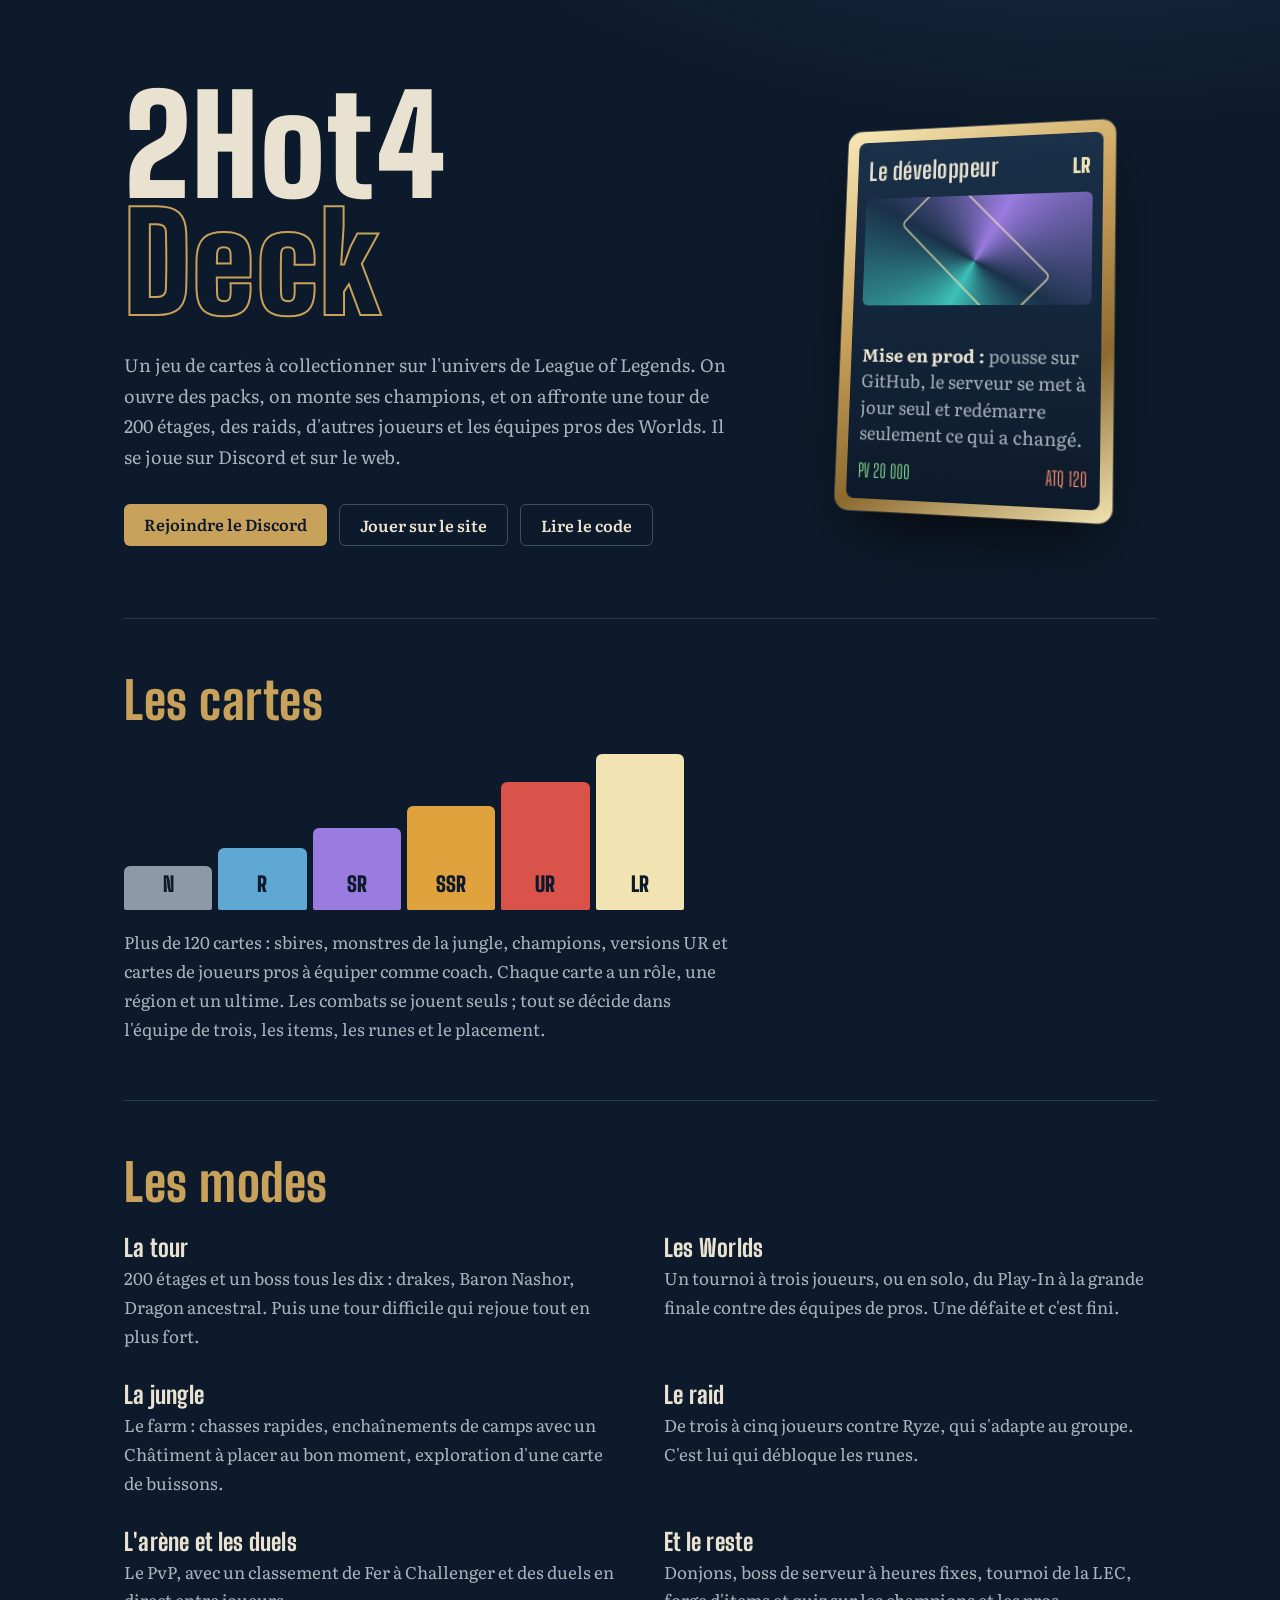
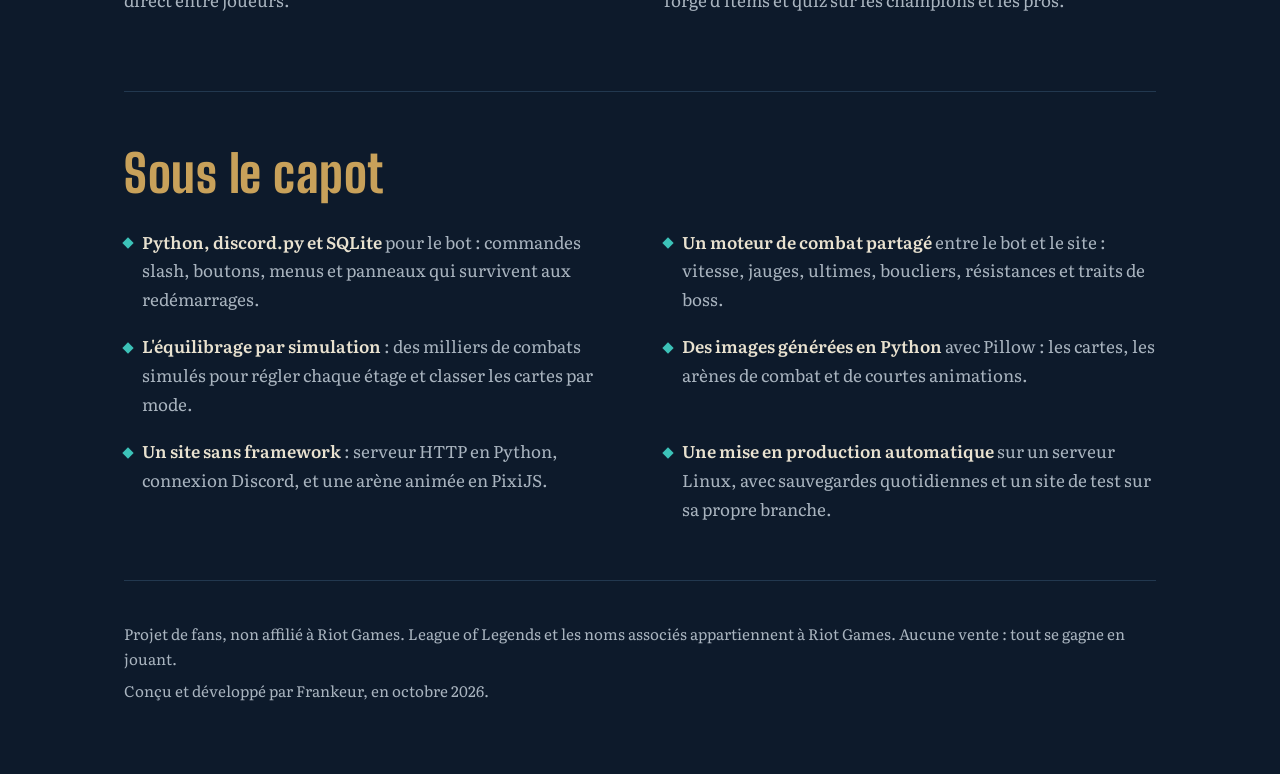
<file: docs/index.html>
<!doctype html>
<html lang="fr">
<head>
<meta charset="utf-8">
<meta name="viewport" content="width=device-width, initial-scale=1">
<title>2Hot4Deck · un jeu de cartes Discord et web</title>
<meta name="description" content="2Hot4Deck : un jeu de cartes à collectionner sur l'univers de League of Legends, jouable sur Discord et sur le web. Projet de fans.">
<link rel="preconnect" href="https://fonts.googleapis.com">
<link rel="preconnect" href="https://fonts.gstatic.com" crossorigin>
<link href="https://fonts.googleapis.com/css2?family=Big+Shoulders+Display:wght@600;800;900&family=Literata:opsz,wght@7..72,400;7..72,600&display=swap" rel="stylesheet">
<style>
:root{
  --nuit:#0D1A2B; --nuit-2:#14263B; --texte:#E9E2D0; --doux:#A9B4BF;
  --or:#C8A15A; --hex:#3CC2B8; --sr:#9A7BE0; --ssr:#E0A23C; --ur:#D9534A; --lr:#F2E3B3;
  --affiche:"Big Shoulders Display", "Arial Narrow", sans-serif;
  --corps:"Literata", Georgia, serif;
}
*{box-sizing:border-box}
html{background:var(--nuit)}
body{margin:0;background:radial-gradient(1200px 600px at 85% -10%, #1C3550 0%, transparent 60%), var(--nuit);
  color:var(--texte);font:400 1.0625rem/1.7 var(--corps);-webkit-font-smoothing:antialiased}
a{color:var(--hex);text-underline-offset:3px}
a:focus-visible,button:focus-visible{outline:2px solid var(--hex);outline-offset:3px;border-radius:4px}
.page{max-width:1080px;margin:0 auto;padding:0 24px}
h1,h2,h3{font-family:var(--affiche);font-weight:800;line-height:1;margin:0;letter-spacing:.01em}

/* ---------- Accroche : le titre et une carte du jeu ---------- */
.accroche{display:grid;grid-template-columns:1.25fr .75fr;gap:56px;align-items:center;padding:88px 0 72px}
.accroche h1{font-size:clamp(4rem,11vw,8.5rem);font-weight:900;line-height:.86;color:var(--texte)}
.accroche h1 span{display:block;color:transparent;-webkit-text-stroke:2px var(--or)}
.accroche p{max-width:34em;margin:28px 0 0;color:var(--doux);font-size:1.125rem}
.boutons{display:flex;flex-wrap:wrap;gap:12px;margin-top:32px}
.bouton{display:inline-block;padding:12px 20px;border-radius:6px;font:600 1rem/1 var(--corps);text-decoration:none}
.bouton.plein{background:var(--or);color:var(--nuit)}
.bouton.creux{border:1px solid #3A5068;color:var(--texte)}
.bouton:hover{filter:brightness(1.08)}

.scene{perspective:900px;display:flex;justify-content:center}
.carte{width:min(280px,100%);aspect-ratio:5/7;border-radius:14px;padding:12px;position:relative;
  background:linear-gradient(150deg,#F7E7B6,#C8A15A 40%,#8C6A2F 70%,#F2E3B3);
  box-shadow:0 30px 60px -20px #000c, 0 0 0 1px #F2E3B355;
  transform:rotateY(-14deg) rotateX(6deg);transition:transform .6s cubic-bezier(.2,.8,.2,1)}
.carte:hover{transform:rotateY(0) rotateX(0)}
.carte-in{height:100%;border-radius:8px;background:linear-gradient(180deg,#1A3149,#0D1A2B);display:flex;flex-direction:column;overflow:hidden}
.carte-tete{display:flex;justify-content:space-between;align-items:baseline;padding:10px 12px 6px}
.carte-tete b{font-family:var(--affiche);font-size:1.6rem;letter-spacing:.02em}
.rarete{font-family:var(--affiche);font-weight:900;font-size:1.25rem;color:var(--lr)}
.carte-image{flex:1;margin:0 10px;border-radius:6px;position:relative;overflow:hidden;
  background:conic-gradient(from 210deg at 50% 60%,#3CC2B8,#1A3149,#9A7BE0,#1A3149,#3CC2B8)}
.carte-image::after{content:"";position:absolute;inset:18%;border:2px solid #F2E3B3aa;transform:rotate(45deg);border-radius:6px}
.carte-ulti{padding:10px 12px 4px;font-size:.8rem;line-height:1.45;color:var(--doux)}
.carte-ulti strong{color:var(--texte)}
.carte-stats{display:flex;justify-content:space-between;padding:6px 12px 12px;font-family:var(--affiche);font-size:1.15rem}
.carte-stats span:first-child{color:#7FD48A}.carte-stats span:last-child{color:#F08A6E}

/* ---------- Sections ---------- */
section{padding:56px 0;border-top:1px solid #22384F}
section h2{font-size:clamp(2.2rem,5vw,3.2rem);color:var(--or);margin-bottom:28px}
.colonnes{display:grid;grid-template-columns:repeat(2,minmax(0,1fr));gap:12px 48px}
.mode h3{font-size:1.5rem;color:var(--texte);margin-bottom:4px}
.mode p{margin:0 0 20px;color:var(--doux);max-width:32em}

/* L'échelle des raretés : une vraie progression, de la plus commune à la plus rare */
.echelle{display:flex;gap:6px;align-items:flex-end;margin:8px 0 18px;max-width:560px}
.echelle div{flex:1;border-radius:6px 6px 2px 2px;display:flex;align-items:flex-end;justify-content:center;padding-bottom:8px;
  font-family:var(--affiche);font-weight:900;font-size:1.3rem;color:var(--nuit)}
.echelle div:nth-child(1){height:44px;background:#8D99A6}
.echelle div:nth-child(2){height:62px;background:#5FA8D3}
.echelle div:nth-child(3){height:82px;background:var(--sr)}
.echelle div:nth-child(4){height:104px;background:var(--ssr)}
.echelle div:nth-child(5){height:128px;background:var(--ur)}
.echelle div:nth-child(6){height:156px;background:var(--lr)}
.note{color:var(--doux);max-width:36em;margin:0}

.tech{list-style:none;padding:0;margin:0;display:grid;grid-template-columns:repeat(2,minmax(0,1fr));gap:18px 48px}
.tech li{padding-left:18px;position:relative;color:var(--doux)}
.tech li::before{content:"";position:absolute;left:0;top:.7em;width:8px;height:8px;background:var(--hex);transform:rotate(45deg)}
.tech strong{color:var(--texte);font-weight:600}

footer{padding:40px 0 64px;border-top:1px solid #22384F;color:var(--doux);font-size:.95rem}
footer p{margin:0 0 6px}

@media (max-width:760px){
  .accroche{grid-template-columns:1fr;gap:40px;padding:56px 0 48px}
  .colonnes,.tech{grid-template-columns:1fr}
  .carte{transform:none}
}
@media (prefers-reduced-motion:reduce){.carte{transition:none}}
</style>
</head>
<body>
<main class="page">
  <header class="accroche">
    <div>
      <h1>2Hot4<span>Deck</span></h1>
      <p>Un jeu de cartes à collectionner sur l'univers de League of Legends. On ouvre des packs, on monte ses champions,
        et on affronte une tour de 200 étages, des raids, d'autres joueurs et les équipes pros des Worlds. Il se joue sur Discord et sur le web.</p>
      <div class="boutons">
        <a class="bouton plein" href="https://discord.gg/D64RbA6bHa">Rejoindre le Discord</a>
        <a class="bouton creux" href="https://2hot4deck.com">Jouer sur le site</a>
        <a class="bouton creux" href="https://github.com/Frankeur/2hot4deck-Vitrine">Lire le code</a>
      </div>
    </div>
    <div class="scene" aria-hidden="true">
      <div class="carte">
        <div class="carte-in">
          <div class="carte-tete"><b>Le développeur</b><span class="rarete">LR</span></div>
          <div class="carte-image"></div>
          <p class="carte-ulti"><strong>Mise en prod :</strong> pousse sur GitHub, le serveur se met à jour seul et redémarre seulement ce qui a changé.</p>
          <div class="carte-stats"><span>PV 20 000</span><span>ATQ 120</span></div>
        </div>
      </div>
    </div>
  </header>

  <section>
    <h2>Les cartes</h2>
    <div class="echelle" role="img" aria-label="Les six raretés, de la plus commune à la plus rare : N, R, SR, SSR, UR et LR">
      <div>N</div><div>R</div><div>SR</div><div>SSR</div><div>UR</div><div>LR</div>
    </div>
    <p class="note">Plus de 120 cartes : sbires, monstres de la jungle, champions, versions UR et cartes de joueurs pros à équiper comme coach.
      Chaque carte a un rôle, une région et un ultime. Les combats se jouent seuls ; tout se décide dans l'équipe de trois, les items, les runes et le placement.</p>
  </section>

  <section>
    <h2>Les modes</h2>
    <div class="colonnes">
      <div class="mode"><h3>La tour</h3><p>200 étages et un boss tous les dix : drakes, Baron Nashor, Dragon ancestral. Puis une tour difficile qui rejoue tout en plus fort.</p></div>
      <div class="mode"><h3>Les Worlds</h3><p>Un tournoi à trois joueurs, ou en solo, du Play-In à la grande finale contre des équipes de pros. Une défaite et c'est fini.</p></div>
      <div class="mode"><h3>La jungle</h3><p>Le farm : chasses rapides, enchaînements de camps avec un Châtiment à placer au bon moment, exploration d'une carte de buissons.</p></div>
      <div class="mode"><h3>Le raid</h3><p>De trois à cinq joueurs contre Ryze, qui s'adapte au groupe. C'est lui qui débloque les runes.</p></div>
      <div class="mode"><h3>L'arène et les duels</h3><p>Le PvP, avec un classement de Fer à Challenger et des duels en direct entre joueurs.</p></div>
      <div class="mode"><h3>Et le reste</h3><p>Donjons, boss de serveur à heures fixes, tournoi de la LEC, forge d'items et quiz sur les champions et les pros.</p></div>
    </div>
  </section>

  <section>
    <h2>Sous le capot</h2>
    <ul class="tech">
      <li><strong>Python, discord.py et SQLite</strong> pour le bot : commandes slash, boutons, menus et panneaux qui survivent aux redémarrages.</li>
      <li><strong>Un moteur de combat partagé</strong> entre le bot et le site : vitesse, jauges, ultimes, boucliers, résistances et traits de boss.</li>
      <li><strong>L'équilibrage par simulation</strong> : des milliers de combats simulés pour régler chaque étage et classer les cartes par mode.</li>
      <li><strong>Des images générées en Python</strong> avec Pillow : les cartes, les arènes de combat et de courtes animations.</li>
      <li><strong>Un site sans framework</strong> : serveur HTTP en Python, connexion Discord, et une arène animée en PixiJS.</li>
      <li><strong>Une mise en production automatique</strong> sur un serveur Linux, avec sauvegardes quotidiennes et un site de test sur sa propre branche.</li>
    </ul>
  </section>

  <footer>
    <p>Projet de fans, non affilié à Riot Games. League of Legends et les noms associés appartiennent à Riot Games. Aucune vente : tout se gagne en jouant.</p>
    <p>Conçu et développé par Frankeur, en octobre 2026.</p>
  </footer>
</main>
</body>
</html>
</file>
